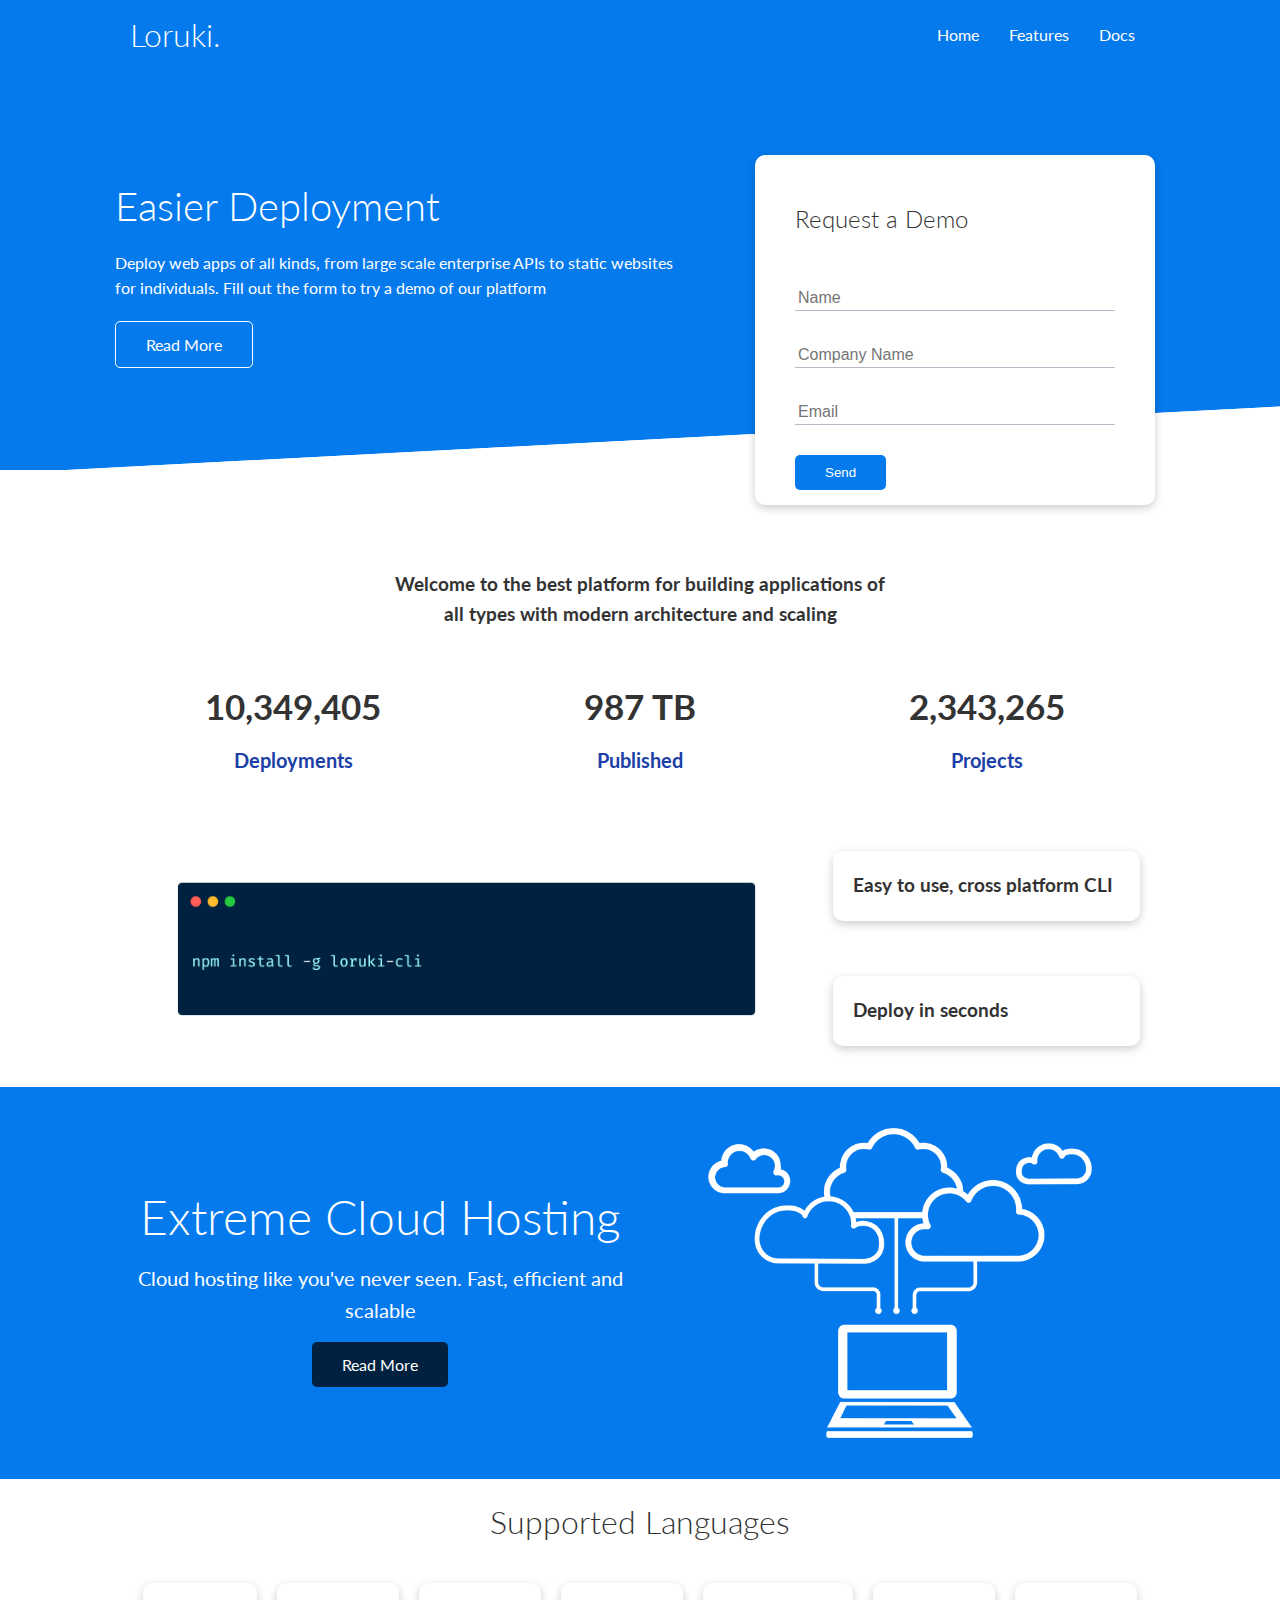
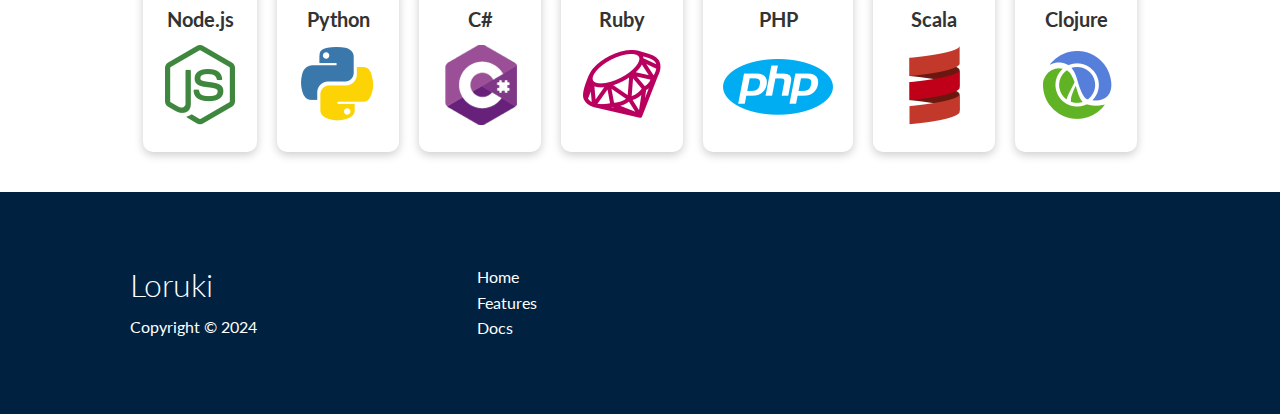
<file: index.html>
<!DOCTYPE html>
<html lang="en">

<head>
    <meta charset="UTF-8">
    <meta name="viewport" content="width=device-width, initial-scale=1.0">
    <link rel="stylesheet" href="https://cdnjs.cloudflare.com/ajax/libs/font-awesome/6.6.0/css/all.min.css"
        integrity="sha512-Kc323vGBEqzTmouAECnVceyQqyqdsSiqLQISBL29aUW4U/M7pSPA/gEUZQqv1cwx4OnYxTxve5UMg5GT6L4JJg=="
        crossorigin="anonymous" referrerpolicy="no-referrer" />
    <link rel="stylesheet" href="css/utilities.css">
    <link rel="stylesheet" href="css/style.css">
    <title>Loruki | Cloud Hosting For Everyone</title>
</head>

<body>
    <!-- Navbar -->
    <div class="navbar">
        <div class="container flex">
            <h1 class="logo">Loruki.</h1>
            <nav>
                <ul>
                    <li><a href="index.html">Home</a></li>
                    <li><a href="features.html">Features</a></li>
                    <li><a href="docs.html">Docs</a></li>
                </ul>
            </nav>
        </div>
    </div>

    <!-- Showcase -->
    <section class="showcase">
        <div class="container grid">
            <div class="showcase-text">
                <h1>Easier Deployment</h1>
                <p>Deploy web apps of all kinds, from large scale enterprise APIs to static websites for individuals.
                    Fill out the form to try a demo of our platform</p>
                <a href="features.html" class="btn btn-outline">Read More</a>
            </div>

            <div class="showcase-form card">
                <h2>Request a Demo</h2>
                <form name="contact" netlify netlify-honeypot="bot-field">
                    <input type="hidden" name="form-name" value="contact">
                    <p class="hidden">
                        <label>Don't fill this out if you're human: <input type="bot-field" /></label>
                    </p>
                    <div class="form-control">
                        <input type="text" name="name" placeholder="Name" required>
                    </div>
                    <div class="form-control">
                        <input type="text" name="company" placeholder="Company Name" required>
                    </div>
                    <div class="form-control">
                        <input type="email" name="email" placeholder="Email" required>
                    </div>
                    <input type="submit" value="Send" class="btn btn-primary">
                </form>
            </div>
        </div>
    </section>

    <!-- Stats -->
    <section class="stats">
        <div class="container">
            <h3 class="stats-heading text-center my-1">
                Welcome to the best platform for building applications of all types with modern architecture and scaling
            </h3>

            <div class="grid grid-3 text-center my-4">
                <div>
                    <i class="fas fa-server fa-3x"></i>
                    <h3>10,349,405</h3>
                    <p class="text-secondary">Deployments</p>
                </div>
                <div>
                    <i class="fas fa-upload fa-3x"></i>
                    <h3>987 TB</h3>
                    <p class="text-secondary">Published</p>
                </div>
                <div>
                    <i class="fas fa-project-diagram fa-3x"></i>
                    <h3>2,343,265</h3>
                    <p class="text-secondary">Projects</p>
                </div>
            </div>
        </div>
    </section>

    <!-- Cli -->
    <section class="cli">
        <div class="container grid">
            <img src="images/cli.png" alt="">
            <div class="card">
                <h3>Easy to use, cross platform CLI</h3>
            </div>
            <div class="card">
                <h3>Deploy in seconds</h3>
            </div>
        </div>
    </section>

    <!-- Cloud -->
    <section class="cloud bg-primary my-2 py-2">
        <div class="container grid">
            <div class="text-center">
                <h2 class="lg">Extreme Cloud Hosting</h2>
                <p class="lead my-1">Cloud hosting like you've never seen. Fast, efficient and scalable</p>
                <a href="features.html" class="btn btn-dark">Read More</a>
            </div>
            <img src="images/cloud.png" alt="">
        </div>
    </section>

    <!-- Languages -->
     <section class="languages">
        <h2 class="md text-center my-2">
            Supported Languages
        </h2>
        <div class="container flex">
            <div class="card">
                <h4>Node.js</h4>
                <img src="images/logos/node.png" alt="">
            </div>
            <div class="card">
                <h4>Python</h4>
                <img src="images/logos/python.png" alt="">
            </div>
            <div class="card">
                <h4>C#</h4>
                <img src="images/logos/csharp.png" alt="">
            </div>
            <div class="card">
                <h4>Ruby</h4>
                <img src="images/logos/ruby.png" alt="">
            </div>
            <div class="card">
                <h4>PHP</h4>
                <img src="images/logos/php.png" alt="">
            </div>
            <div class="card">
                <h4>Scala</h4>
                <img src="images/logos/scala.png" alt="">
            </div>
            <div class="card">
                <h4>Clojure</h4>
                <img src="images/logos/clojure.png" alt="">
            </div>
        </div>
     </section>

     <!-- Footer -->
      <footer class="footer bg-dark py-5">
        <div class="container grid grid-3">
            <div>
                <h1>Loruki</h1>
                <p>Copyright &copy; 2024</p>
            </div>
            <nav>
                <ul>
                    <li><a href="index.html">Home</a></li>
                    <li><a href="features.html">Features</a></li>
                    <li><a href="docs.html">Docs</a></li>
                </ul>
            </nav>
            <div class="social">
                <a href="#"><i class="fab fa-github fa-2x"></i></a>
                <a href="#"><i class="fab fa-facebook fa-2x"></i></a>
                <a href="#"><i class="fab fa-instagram fa-2x"></i></a>
                <a href="#"><i class="fab fa-twitter fa-2x"></i></a>
            </div>
        </div>
      </footer>
</body>

</html>
</file>
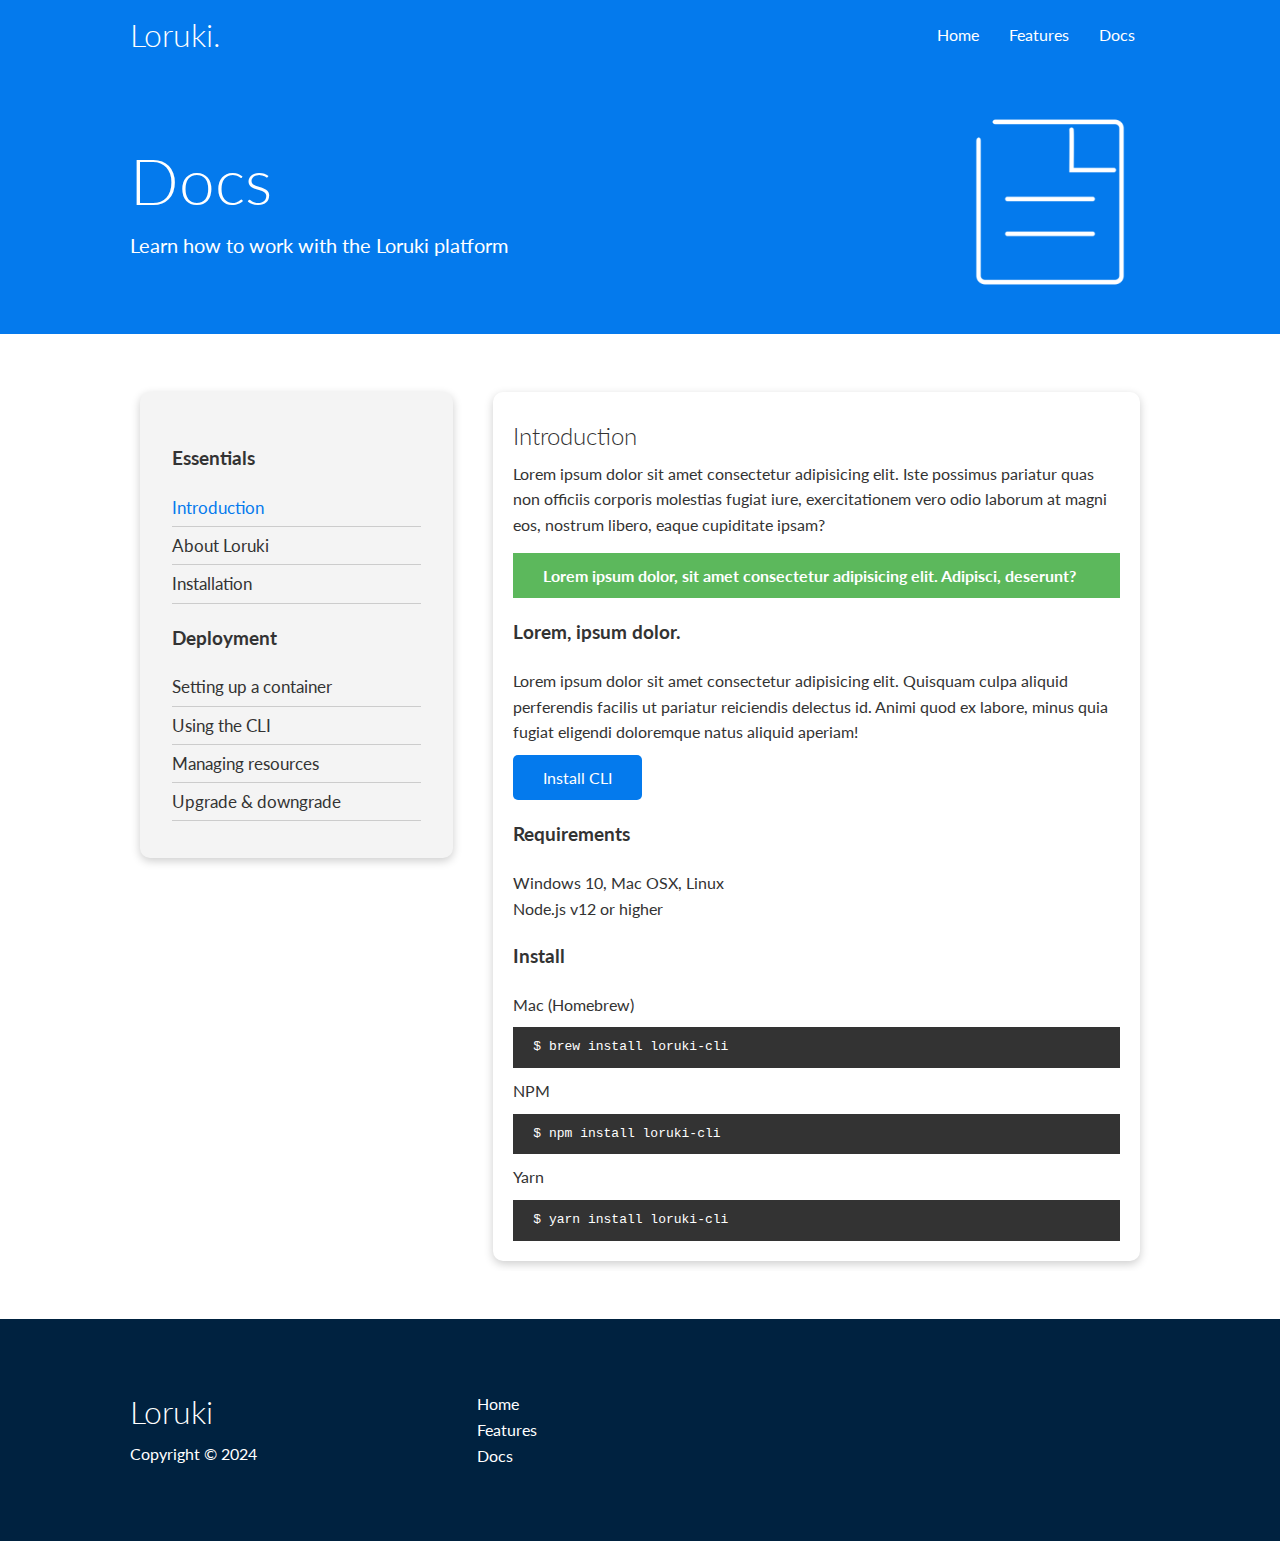
<file: docs.html>
<!DOCTYPE html>
<html lang="en">

<head>
    <meta charset="UTF-8">
    <meta name="viewport" content="width=device-width, initial-scale=1.0">
    <link rel="stylesheet" href="https://cdnjs.cloudflare.com/ajax/libs/font-awesome/6.6.0/css/all.min.css"
        integrity="sha512-Kc323vGBEqzTmouAECnVceyQqyqdsSiqLQISBL29aUW4U/M7pSPA/gEUZQqv1cwx4OnYxTxve5UMg5GT6L4JJg=="
        crossorigin="anonymous" referrerpolicy="no-referrer" />
    <link rel="stylesheet" href="css/utilities.css">
    <link rel="stylesheet" href="css/style.css">
    <title>Loruki | Cloud Hosting For Everyone</title>
</head>

<body>
    <!-- Navbar -->
    <div class="navbar">
        <div class="container flex">
            <h1 class="logo">Loruki.</h1>
            <nav>
                <ul>
                    <li><a href="index.html">Home</a></li>
                    <li><a href="features.html">Features</a></li>
                    <li><a href="docs.html">Docs</a></li>
                </ul>
            </nav>
        </div>
    </div>

    <!-- Head -->
    <section class="docs-head bg-primary py-3">
        <div class="container grid">
            <div>
                <h1 class="xl">Docs</h1>
                <p class="lead">Learn how to work with the Loruki platform</p>
            </div>
            <img src="images/docs.png" alt="">
        </div>
    </section>

    <!-- Docs Main -->
     <section class="docs-main my-4">
        <div class="container grid">
            <div class="card bg-light p-3">
                <h3 class="my-2">Essentials</h3>
                <nav>
                    <ul>
                        <li><a  class="text-primary" href="#">Introduction</a></li>
                        <li><a href="#">About Loruki</a></li>
                        <li><a href="#">Installation</a></li>
                    </ul>
                </nav>

                <h3 class="my-2">Deployment</h3>
                <nav>
                    <ul>
                        <li><a href="#">Setting up a container</a></li>
                        <li><a href="#">Using the CLI</a></li>
                        <li><a href="#">Managing resources</a></li>
                        <li><a href="#">Upgrade & downgrade</a></li>
                    </ul>
                </nav>
            </div>
            <div class="card">
                <h2>Introduction</h2>
                <p>Lorem ipsum dolor sit amet consectetur adipisicing elit. Iste possimus pariatur quas non officiis corporis molestias fugiat iure, exercitationem vero odio laborum at magni eos, nostrum libero, eaque cupiditate ipsam?</p>

                <div class="alert alert-success">
                    <i class="fas fa-info"></i> Lorem ipsum dolor, sit amet consectetur adipisicing elit. Adipisci, deserunt?
                </div>

                <h3>Lorem, ipsum dolor.</h3>
                <p>Lorem ipsum dolor sit amet consectetur adipisicing elit. Quisquam culpa aliquid perferendis facilis ut pariatur reiciendis delectus id. Animi quod ex labore, minus quia fugiat eligendi doloremque natus aliquid aperiam!</p>
                <a href="#" class="btn btn-primary">Install CLI</a>

                <h3>Requirements</h3>
                <ul>
                    <li>Windows 10, Mac OSX, Linux</li>
                    <li>Node.js v12 or higher</li>
                </ul>

                <h3>Install</h3>
                <p>Mac (Homebrew)</p>
                <pre><code>$ brew install loruki-cli</code></pre>
                <p>NPM</p>
                <pre><code>$ npm install loruki-cli</code></pre>
                <p>Yarn</p>
                <pre><code>$ yarn install loruki-cli</code></pre>

            </div>
        </div>
     </section>

    <!-- Footer -->
    <footer class="footer bg-dark py-5">
        <div class="container grid grid-3">
            <div>
                <h1>Loruki</h1>
                <p>Copyright &copy; 2024</p>
            </div>
            <nav>
                <ul>
                    <li><a href="index.html">Home</a></li>
                    <li><a href="features.html">Features</a></li>
                    <li><a href="docs.html">Docs</a></li>
                </ul>
            </nav>
            <div class="social">
                <a href="#"><i class="fab fa-github fa-2x"></i></a>
                <a href="#"><i class="fab fa-facebook fa-2x"></i></a>
                <a href="#"><i class="fab fa-instagram fa-2x"></i></a>
                <a href="#"><i class="fab fa-twitter fa-2x"></i></a>
            </div>
        </div>
    </footer>
</body>

</html>
</file>
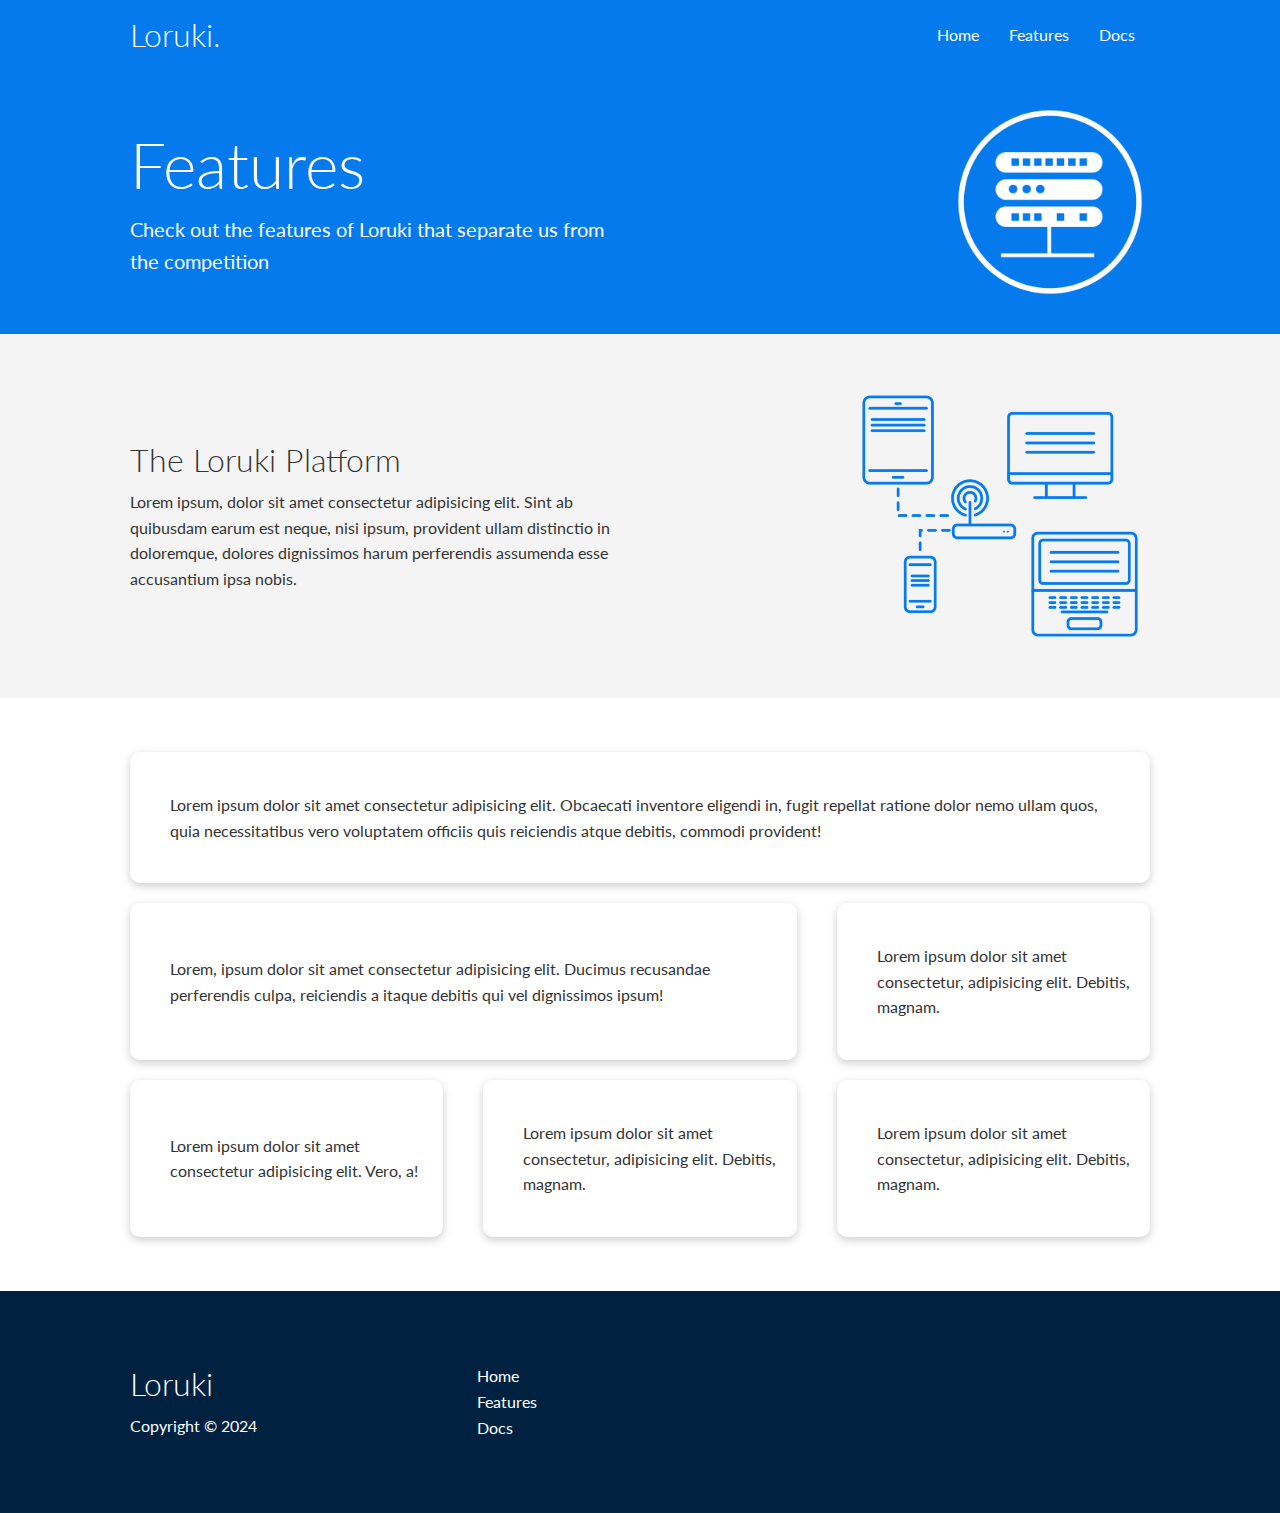
<file: features.html>
<!DOCTYPE html>
<html lang="en">

<head>
    <meta charset="UTF-8">
    <meta name="viewport" content="width=device-width, initial-scale=1.0">
    <link rel="stylesheet" href="https://cdnjs.cloudflare.com/ajax/libs/font-awesome/6.6.0/css/all.min.css"
        integrity="sha512-Kc323vGBEqzTmouAECnVceyQqyqdsSiqLQISBL29aUW4U/M7pSPA/gEUZQqv1cwx4OnYxTxve5UMg5GT6L4JJg=="
        crossorigin="anonymous" referrerpolicy="no-referrer" />
    <link rel="stylesheet" href="css/utilities.css">
    <link rel="stylesheet" href="css/style.css">
    <title>Loruki | Cloud Hosting For Everyone</title>
</head>

<body>
    <!-- Navbar -->
    <div class="navbar">
        <div class="container flex">
            <h1 class="logo">Loruki.</h1>
            <nav>
                <ul>
                    <li><a href="index.html">Home</a></li>
                    <li><a href="features.html">Features</a></li>
                    <li><a href="docs.html">Docs</a></li>
                </ul>
            </nav>
        </div>
    </div>

    <!-- Head -->
    <section class="features-head bg-primary py-3">
        <div class="container grid">
            <div>
                <h1 class="xl">Features</h1>
                <p class="lead">Check out the features of Loruki that separate us from the competition</p>
            </div>
            <img src="images/server.png" alt="">
        </div>
    </section>

    <!-- Sub head -->
    <section class="features-sub-head bg-light py-3">
        <div class="container grid">
            <div>
                <h1 class="md">The Loruki Platform</h1>
                <p>
                    Lorem ipsum, dolor sit amet consectetur adipisicing elit. Sint ab quibusdam earum est
                    neque, nisi ipsum, provident ullam distinctio in doloremque, dolores dignissimos harum perferendis
                    assumenda esse accusantium ipsa nobis.
                </p>
            </div>
            <img src="images/server2.png" alt="">
        </div>
    </section>

    <section class="features-main my-2">
        <div class="container grid grid-3">
            <div class="card flex">
                <i class="fas fa-server fa-3x"></i>
                <p>Lorem ipsum dolor sit amet consectetur adipisicing elit. Obcaecati inventore eligendi in, fugit repellat ratione dolor nemo ullam quos, quia necessitatibus vero voluptatem officiis quis reiciendis atque debitis, commodi provident!</p>
            </div>
            <div class="card flex">
                <i class="fas fa-network-wired fa-3x"></i>
                <p>
                    Lorem, ipsum dolor sit amet consectetur adipisicing elit. Ducimus
                    recusandae perferendis culpa, reiciendis a itaque debitis qui vel
                    dignissimos ipsum!
                </p>
            </div>
            <div class="card flex">
                <i class="fas fa-laptop-code fa-3x"></i>
                <p>
                    Lorem ipsum dolor sit amet consectetur, adipisicing elit. Debitis,
                    magnam.
                </p>
            </div>
            <div class="card flex">
                <i class="fas fa-database fa-3x"></i>
                <p>
                    Lorem ipsum dolor sit amet consectetur adipisicing elit. Vero, a!
                </p>
            </div>
            <div class="card flex">
                <i class="fas fa-power-off fa-3x"></i>
                <p>
                    Lorem ipsum dolor sit amet consectetur, adipisicing elit. Debitis,
                    magnam.
                </p>
            </div>
            <div class="card flex">
                <i class="fas fa-upload fa-3x"></i>
                <p>
                    Lorem ipsum dolor sit amet consectetur, adipisicing elit. Debitis,
                    magnam.
                </p>
            </div>
        </div>
    </section>

    <!-- Footer -->
    <footer class="footer bg-dark py-5">
        <div class="container grid grid-3">
            <div>
                <h1>Loruki</h1>
                <p>Copyright &copy; 2024</p>
            </div>
            <nav>
                <ul>
                    <li><a href="index.html">Home</a></li>
                    <li><a href="features.html">Features</a></li>
                    <li><a href="docs.html">Docs</a></li>
                </ul>
            </nav>
            <div class="social">
                <a href="#"><i class="fab fa-github fa-2x"></i></a>
                <a href="#"><i class="fab fa-facebook fa-2x"></i></a>
                <a href="#"><i class="fab fa-instagram fa-2x"></i></a>
                <a href="#"><i class="fab fa-twitter fa-2x"></i></a>
            </div>
        </div>
    </footer>
</body>

</html>
</file>
<file: css/utilities.css>
.container {
    max-width: 1100px;
    margin: 0 auto;
    overflow: auto;
    padding: 0 40px;
}

.card {
    background-color: #fff;
    color: #333;
    border-radius: 10px;
    box-shadow: 0 3px 10px rgba(0, 0, 0, 0.2);
    padding: 20px;
    margin: 10px;
}

.btn {
    display: inline-block;
    padding: 10px 30px;
    cursor: pointer;
    background: var(--primary-color);
    color: #fff;
    border: none;
    border-radius: 5px;
}

.btn-outline {
    background-color: transparent;
    border: 1px #fff solid;
}

.btn:hover {
    transform: scale(.98)
}

/* Backgrounds & colored buttons */
.bg-primary,
.btn-primary {
    background-color: var(--primary-color);
    color: #fff;
}

.bg-secondary,
.btn-secondary {
    background-color: var(--secondary-color);
    color: #fff;
}

.bg-dark,
.btn-dark {
    background-color: var(--dark-color);
    color: #fff;
}

.bg-light,
.btn-light {
    background-color: var(--light-color);
    color: #333;
}

.bg-primary a,
.btn-primary a,
.bg-secondary a,
.btn-secondary a,
.bg-dark a,
.btn-dark a {
    color: #fff;
}

/* Text colors */
.text-primary {
    color: var(--primary-color);
}

.text-secondary {
    color: var(--secondary-color);
}

.text-dark {
    color: var(--dark-color);
}

.text-light {
    color: var(--light-color);
}

/* Text sizes */
.lead {
    font-size: 20px;
}

.sm {
    font-size: 1rem;
}

.md {
    font-size: 2rem;
}

.lg {
    font-size: 3rem;
}

.xl {
    font-size: 4rem;
}

.text-center {
    text-align: center;
}

/* Alert */
.alert {
    background-color: var(--light-color);
    padding: 10px 20px;
    font-weight: bold;
    margin: 15px 0;
}

.alert i {
    margin-right: 10px;
}

.alert-success {
    background-color: var(--success-color);
    color: #fff;
}

.alert-error {
    background-color: var(--error-color);
    color: #fff;
}

.flex {
    display: flex;
    justify-content: center;
    align-items: center;
    height: 100%;
}

.grid {
    display: grid;
    grid-template-columns: repeat(2, 1fr);
    gap: 20px;
    justify-content: center;
    align-items: center;
    height: 100%;
}

.grid-3 {
    grid-template-columns: repeat(3, 1fr);
}

/* Margin */
.my-1 {
    margin: 1rem 0;
}

.my-2 {
    margin: 1.5rem 0;
}

.my-3 {
    margin: 2rem 0;
}

.my-4 {
    margin: 3rem 0;
}

.my-5 {
    margin: 4rem 0;
}

.m-1 {
    margin: 1rem;
}

.m-2 {
    margin: 1.5rem;
}

.m-3 {
    margin: 2rem;
}

.m-4 {
    margin: 3rem;
}

.m-5 {
    margin: 4rem;
}

/* Padding */
.py-1 {
    padding: 1rem 0;
}

.py-2 {
    padding: 1.5rem 0;
}

.py-3 {
    padding: 2rem 0;
}

.py-4 {
    padding: 3rem 0;
}

.py-5 {
    padding: 4rem 0;
}

.p-1 {
    padding: 1rem;
}

.p-2 {
    padding: 1.5rem;
}

.p-3 {
    padding: 2rem;
}

.p-4 {
    padding: 3rem;
}

.p-5 {
    padding: 4rem;
}
</file>
<file: css/style.css>
@import url('https://fonts.googleapis.com/css2?family=Lato:wght@300&display=swap');

:root {
    --primary-color: #047aed;
    --secondary-color: #1c3fa8;
    --dark-color: #002240;
    --light-color: #f4f4f4;
    --success-color: #5cb85c;
    --error-color: #d9534f;
}

* {
    box-sizing: border-box;
    padding: 0;
    margin: 0;
}

body {
    font-family: 'Lato', sans-serif;
    color: #333;
    line-height: 1.6;
}

ul {
    list-style-type: none;
}

a {
    text-decoration: none;
    color: #333;
}

h1,
h2 {
    font-weight: 300;
    line-height: 1.2;
    margin: 10px 0;
}

p {
    margin: 10px 0;
}

img {
    width: 100%;
}

code,
pre {
    background: #333;
    color: #fff;
    padding: 10px;
}

.hidden {
    visibility: hidden;
    height: 0;
}

/* Navbar */
.navbar {
    background-color: var(--primary-color);
    color: #fff;
    height: 70px;
}

.navbar ul {
    animation: fadeIn 1.5s ease-in;
    display: flex;
}

.navbar a {
    color: #fff;
    padding: 10px;
    margin: 0 5px;
}

.navbar a:hover {
    border-bottom: 2px #fff solid;
}

.navbar .flex {
    justify-content: space-between;
}

/* Showcase */
.showcase {
    height: 400px;
    background-color: var(--primary-color);
    color: #fff;
    position: relative;
}

.showcase h1 {
    font-size: 40px;
}

.showcase p {
    margin: 20px 0;
}

.showcase .grid {
    overflow: visible;
    grid-template-columns: 55% 45%;
    gap: 30px;
}

.showcase-text {
    animation: slideInFromLeft 1s ease-in;
}

.showcase-form {
    position: relative;
    top: 60px;
    height: 350px;
    width: 400px;
    padding: 40px;
    z-index: 100;
    justify-self: flex-end;
    animation: slideInFromRight 1s ease-in;
}

.showcase-form .form-control {
    margin: 30px 0;
}

.showcase-form input[type='text'],
.showcase-form input[type='email'] {
    border: 0;
    border-bottom: 1px solid #b4becb;
    width: 100%;
    padding: 3px;
    font-size: 16px;
}

.showcase-form input:focus {
    outline: none;
}

.showcase::before,
.showcase::after {
    content: '';
    position: absolute;
    height: 100px;
    bottom: -70px;
    right: 0;
    left: 0;
    background: #fff;
    transform: skewY(-3deg);
    -webkit-transform: skewY(-3deg);
    -moz-transform: skewY(-3deg);
    -ms-transform: skewY(-3deg);
}

/* Stats */
.stats {
    padding-top: 100px;
    animation: slideInFromBottom 1s ease-in;
}

.stats-heading {
    max-width: 500px;
    margin: auto;
}

.stats .grid h3 {
    font-size: 35px;
}

.stats .grid p {
    font-size: 20px;
    font-weight: bold;
}

/* Cli */
.cli .grid {
    grid-template-columns: repeat(3, 1fr);
    grid-template-rows: repeat(2, 1fr);
}

.cli .grid>*:first-child {
    grid-column: 1 / span 2;
    grid-row: 1 / span 2;
}

/* Cloud */
.cloud .grid {
    grid-template-columns: 4fr, 3fr;
}

/* Languages */
.languages .flex {
    flex-wrap: wrap;
}

.languages .card {
    text-align: center;
    margin: 18px 10px 40px;
    transition: 0.2s ease-in;
}

.languages .card h4 {
    font-size: 20px;
    margin-bottom: 10px;
}

.languages .card:hover {
    transform: translateY(-15px);
}

/* Features */
.features-head img,
.docs-head img {
    width: 200px;
    justify-self: flex-end;
}

.features-sub-head img {
    width: 300px;
    justify-self: flex-end;
}

.features-main .card>i {
    margin-right: 20px;
}

.features-main .grid {
    padding: 30px;
}

.features-main .grid>*:first-child {
    grid-column: 1 / span 3;
}

.features-main .grid> :nth-child(2) {
    grid-column: 1 / span 2;
}

/* Docs */
.docs-main h3 {
    margin: 20px 0;
}

.docs-main .grid {
    grid-template-columns: 1fr 2fr;
    align-items: flex-start;
}

.docs-main nav li {
    font-size: 17px;
    padding-bottom: 5px;
    margin-bottom: 5px;
    border-bottom: 1px #ccc solid;
}

.docs-main a:hover {
    font-weight: bold;
}

/* Footer */
.footer .social a {
    margin: 0 10px;
}

/* Animations */
@keyframes slideInFromLeft {
    0% {
        transform: translateX(-100%);
    }
    
    100% {
        transform: translateX(0);
    }
}

@keyframes slideInFromRight {
    0% {
        transform: translateX(100%);
    }
    
    100% {
        transform: translateX(0);
    }
}

@keyframes slideInFromTop {
    0% {
        transform: translateY(-100%);
    }
    
    100% {
        transform: translateY(0);
    }
}

@keyframes slideInFromBottom {
    0% {
        transform: translateY(100%);
    }
    
    100% {
        transform: translateY(0);
    }
}

@keyframes fadeIn {
    0% {
        opacity: 0;
    }

    100% {
        opacity: 1;
    }
}

/* Tablets and under */
@media(max-width: 768px) {

    .grid,
    .showcase .grid,
    .stats .grid,
    .cli .grid,
    .cloud .grid,
    .features-main .grid,
    .docs-main .grid {
        grid-template-columns: 1fr;
        grid-template-rows: 1fr;
    }

    .navbar h1,
    .navbar ul{
        animation: fadeIn 1.5s ease-in;
    }

    .showcase {
        height: auto;
    }

    .showcase-text {
        text-align: center;
        margin-top: 40px;
        animation: slideInFromTop 1s ease-in;
    }

    .showcase-form {
        justify-self: center;
        margin: auto;
        animation: slideInFromBottom 1s ease-in;
    }

    .cli .grid>*:first-child {
        grid-column: 1;
        grid-row: 1;
    }

    .features-head,
    .features-sub-head,
    .docs-head {
        text-align: center;
    }

    .features-head img,
    .features-sub-head img,
    .docs-head img {
        justify-self: center;
    }

    .features-main .grid>*:first-child,
    .features-main .grid>*:nth-child(2) {
        grid-column: 1;
    }

}

/* Mobile */
@media(max-width: 500px) {
    .navbar {
        height: 110px;
    }

    .navbar .flex {
        flex-direction: column;
    }

    .navbar ul {
        padding: 10px;
        background-color: rgba(0, 0, 0, 0.1);
    }

    .showcase-form {
        width: 300px;
    }
}
</file>
